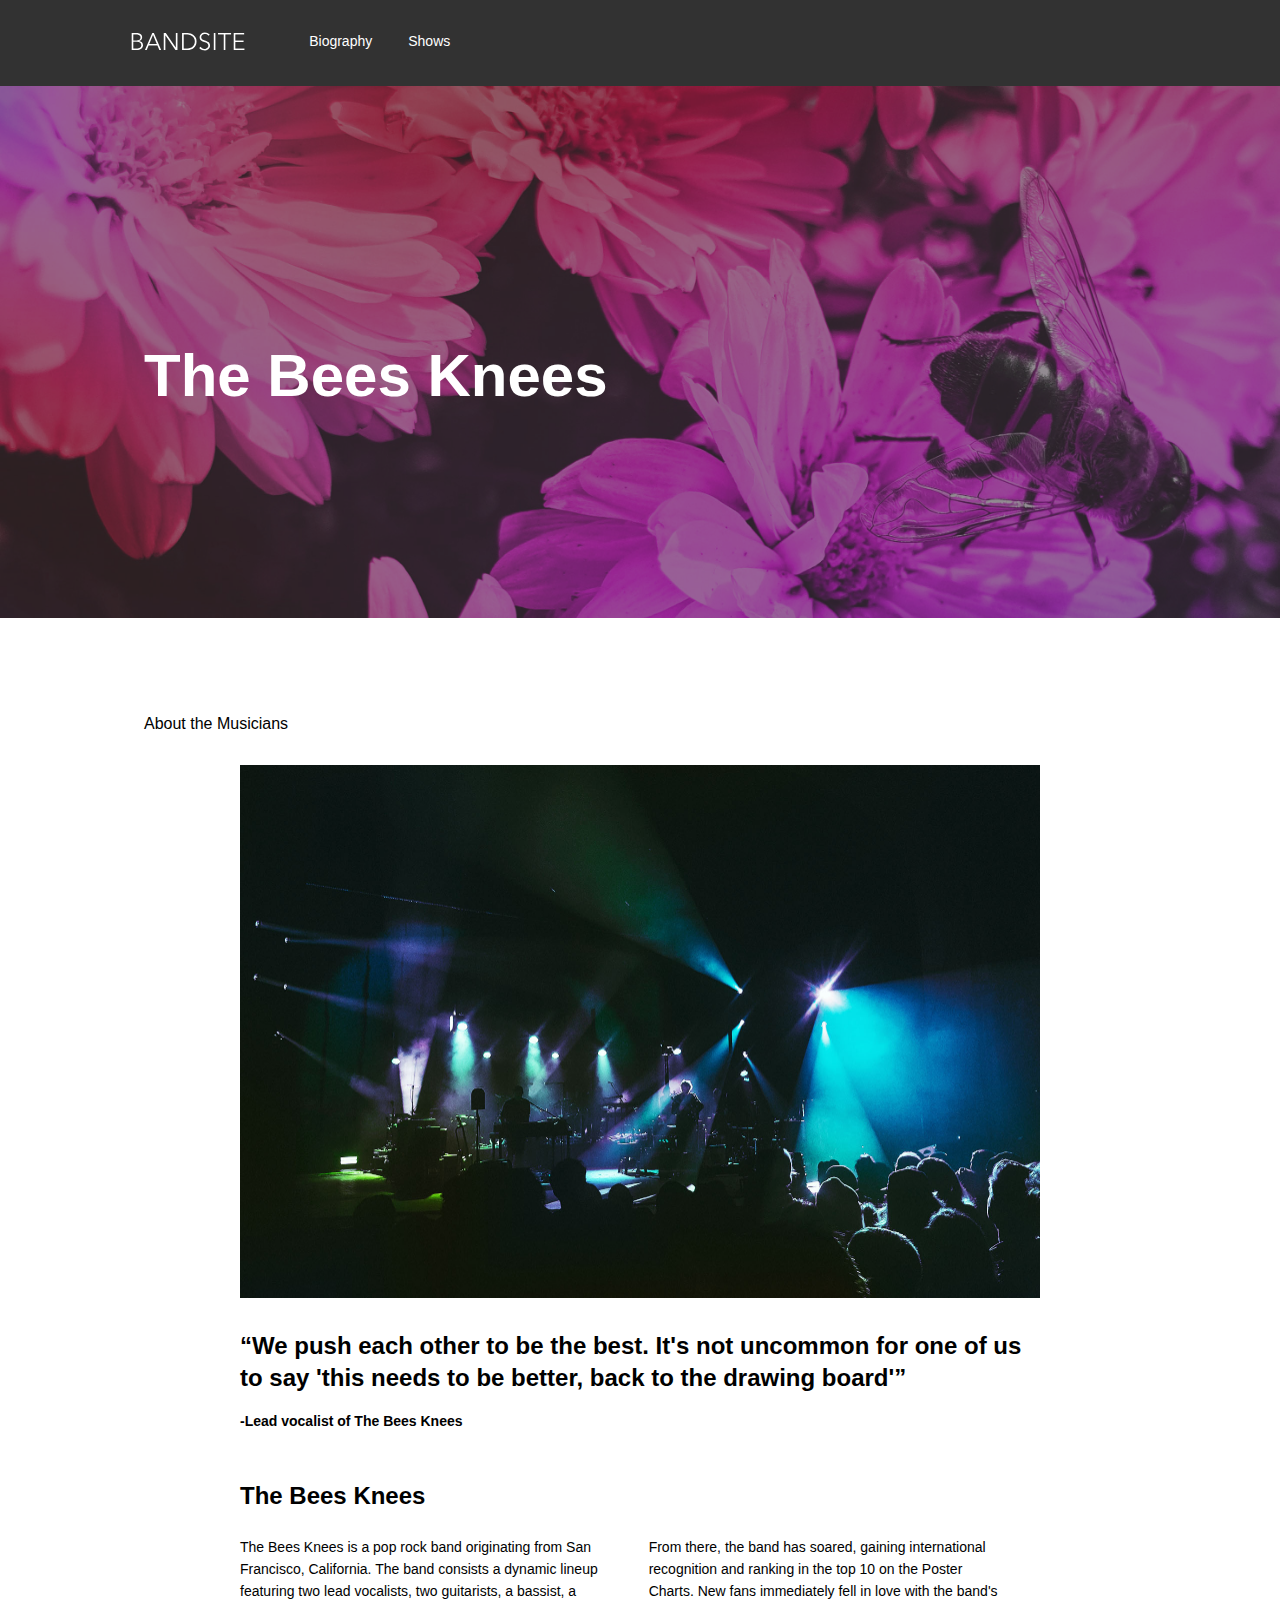
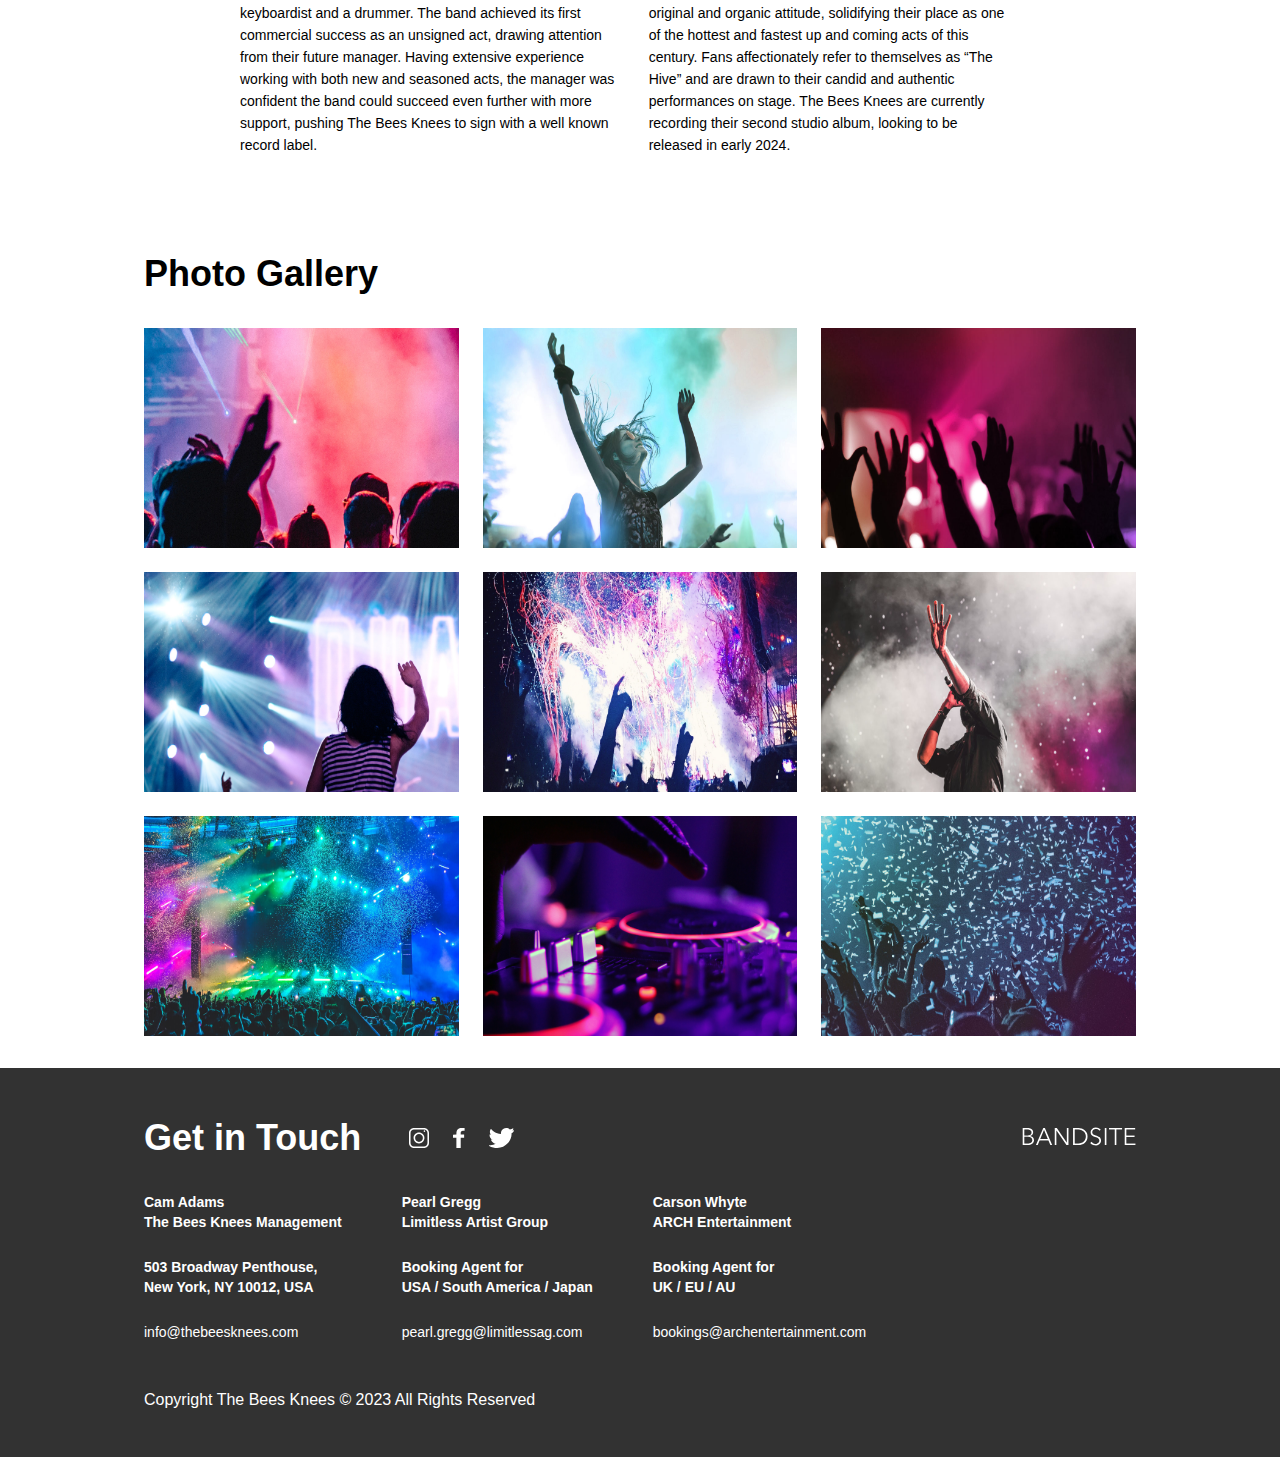
<file: styles/index.html>
<!DOCTYPE html>
<html lang="en">
  <head>
    <meta charset="UTF-8" />
    <meta name="viewport" content="width=device-width, initial-scale=1.0" />
    <title>Bandsite</title>
    <link rel="stylesheet" href="bio.css" />
  </head>
  <body>
    <header class="nav">
      <a href="#" class="nav__logo"
        ><img src="/assets/logos/Logo-bandsite.svg" alt="logo" />
      </a>
      <nav class="nav__menu">
        <ul class="nav__menu-list">
          <li class="nav__menu-item">
            <a class="nav__menu-text" href="">Biography</a>
          </li>
          <li class="nav__menu-item">
            <a class="nav__menu-text" href="">Shows</a>
          </li>
        </ul>
      </nav>
    </header>
    <section class="hero section">
      <div class="hero__bg"></div>
      <h1 class="hero__text">The Bees Knees</h1>
    </section>

    <section class="about section">
      <div class="about__title">About the Musicians</div>
      <div class="about__content">
        <img class="about__bg" src="../assets/images/band.jpg" alt="band.jpg" />
        <div class="about__quote">
          <h4 class="about__quote-text">
            “We push each other to be the best. It's not uncommon for one of us
            to say 'this needs to be better, back to the drawing board'”
          </h4>
          <p class="about__quote-author">-Lead vocalist of The Bees Knees</p>
        </div>
        <div class="about__bandName"><h4>The Bees Knees</h4></div>
        <div class="about__paragraphContainer">
          <div class="about__paragraph">
            <p>
              The Bees Knees is a pop rock band originating from San Francisco,
              California. The band consists a dynamic lineup featuring two lead
              vocalists, two guitarists, a bassist, a keyboardist and a drummer.
              The band achieved its first commercial success as an unsigned act,
              drawing attention from their future manager. Having extensive
              experience working with both new and seasoned acts, the manager
              was confident the band could succeed even further with more
              support, pushing The Bees Knees to sign with a well known record
              label.
            </p>
          </div>
          <div class="about__paragraph">
            <p>
              From there, the band has soared, gaining international recognition
              and ranking in the top 10 on the Poster Charts. New fans
              immediately fell in love with the band's original and organic
              attitude, solidifying their place as one of the hottest and
              fastest up and coming acts of this century. Fans affectionately
              refer to themselves as “The Hive” and are drawn to their candid
              and authentic performances on stage. The Bees Knees are currently
              recording their second studio album, looking to be released in
              early 2024.
            </p>
          </div>
        </div>
      </div>
    </section>
    <section class="gallery section">
      <h2 class="gallery__title">Photo Gallery</h2>
      <div class="gallery__grid">
        <div class="gallery__grid-item">
          <img
            src="../assets/images/Photo-gallery-1.jpg"
            alt="Photo-gallery-1"
          />
        </div>
        <div class="gallery__grid-item">
          <img
            src="../assets/images/Photo-gallery-2.jpg"
            alt="Photo-gallery-2"
          />
        </div>
        <div class="gallery__grid-item">
          <img
            src="../assets/images/Photo-gallery-3.jpg"
            alt="Photo-gallery-3"
          />
        </div>
        <div class="gallery__grid-item">
          <img
            src="../assets/images/Photo-gallery-4.jpg"
            alt="Photo-gallery-4"
          />
        </div>
        <div class="gallery__grid-item">
          <img
            src="../assets/images/Photo-gallery-5.jpg"
            alt="Photo-gallery-5"
          />
        </div>
        <div class="gallery__grid-item">
          <img
            src="../assets/images/Photo-gallery-6.jpg"
            alt="Photo-gallery-6"
          />
        </div>
        <div class="gallery__grid-item">
          <img
            src="../assets/images/Photo-gallery-7.jpg"
            alt="Photo-gallery-7"
          />
        </div>
        <div class="gallery__grid-item">
          <img
            src="../assets/images/Photo-gallery-8.jpg"
            alt="Photo-gallery-8"
          />
        </div>
        <div class="gallery__grid-item">
          <img
            src="../assets/images/Photo-gallery-9.jpg"
            alt="Photo-gallery-9"
          />
        </div>
      </div>
    </section>
    <footer class="footer section">
      <div class="footer__topPart">
        <div class="footer__titleAndSocial">
          <h2 class="footer__title">Get in Touch</h2>
          <div class="footer__social">
            <img
              class="footer__social-item"
              src="../assets/icons/Icon-instagram.svg"
              alt="instagram"
            />
            <img
              class="footer__social-item"
              src="../assets/icons/Icon-facebook.svg"
              alt="facebook"
            />
            <img
              class="footer__social-item"
              src="../assets/icons/Icon-twitter.svg"
              alt="twitter"
            />
          </div>
        </div>
        <a href="#" class="footer__logo"
          ><img src="/assets/logos/Logo-bandsite.svg" alt="logo" />
        </a>
      </div>
      <div class="footer__infoContainer">
        <div class="footer__info">
          <div class="footer__info-header">
            <p>Cam Adams</p>
            <p>The Bees Knees Management</p>
          </div>
          <div class="footer__info-address">
            <p>503 Broadway Penthouse,</p>
            <p>New York, NY 10012, USA</p>
          </div>
          <div class="footer__info-email">
            <p>info@thebeesknees.com</p>
          </div>
        </div>
        <div class="footer__info">
          <div class="footer__info-header">
            <p>Pearl Gregg</p>
            <p>Limitless Artist Group</p>
          </div>
          <div class="footer__info-address">
            <p>Booking Agent for</p>
            <p>USA / South America / Japan</p>
          </div>
          <div class="footer__info-email">
            <p>pearl.gregg@limitlessag.com</p>
          </div>
        </div>
        <div class="footer__info">
          <div class="footer__info-header">
            <p>Carson Whyte</p>
            <p>ARCH Entertainment</p>
          </div>
          <div class="footer__info-address">
            <p>Booking Agent for</p>
            <p>UK / EU / AU</p>
          </div>
          <div class="footer__info-email">
            <p>bookings@archentertainment.com</p>
          </div>
        </div>
      </div>
      <div class="footer__copyRightText">
        <p>Copyright The Bees Knees © 2023 All Rights Reserved</p>
      </div>
    </footer>
  </body>
</html>
</file>
<file: styles/bio.css>
*,
*::before,
*::after {
  box-sizing: border-box;
}

html,
body,
div,
span,
applet,
object,
iframe,
h1,
h2,
h3,
h4,
h5,
h6,
p,
blockquote,
pre,
a,
abbr,
acronym,
address,
big,
cite,
code,
del,
dfn,
em,
img,
ins,
kbd,
q,
s,
samp,
small,
strike,
strong,
sub,
sup,
tt,
var,
b,
u,
i,
center,
dl,
dt,
dd,
ol,
ul,
li,
fieldset,
form,
label,
legend,
table,
caption,
tbody,
tfoot,
thead,
tr,
th,
td,
article,
aside,
canvas,
details,
embed,
figure,
figcaption,
footer,
header,
hgroup,
menu,
nav,
output,
ruby,
section,
summary,
time,
mark,
audio,
video {
  margin: 0;
  padding: 0;
  border: 0;
  vertical-align: baseline;
}

body {
  line-height: 1.2;
  display: flex;
  flex-direction: column;
  min-height: 100vh;
}

ul,
ol {
  list-style: none;
  list-style-type: none;
}

button,
input,
select,
textarea {
  margin: 0;
  font-family: inherit;
  font-size: inherit;
  line-height: inherit;
}

a {
  text-decoration: none;
  color: inherit;
  cursor: pointer;
}

button {
  background-color: transparent;
  border: none;
  cursor: pointer;
  padding: 0;
}

@font-face {
  font-family: "Avenir Next LT Pro";
  src: url("/assets/fonts/AvenirNextLTPro-Regular.otf") format("otf");
  font-weight: normal;
  font-style: normal;
}
@font-face {
  font-family: "Avenir Next LT Pro";
  src: url("/assets/fonts/AvenirNextLTPro-Demi.otf") format("otf");
  font-weight: 600;
  font-style: oblique;
}
@font-face {
  font-family: "Avenir Next LT Pro";
  src: url("/assets/fonts/AvenirNextLTPro-Bold.otf") format("otf");
  font-weight: 700;
  font-style: normal;
}
body {
  font-family: "Avenir Next LT Pro", sans-serif;
}

.section {
  padding-left: 9rem;
  padding-right: 9rem;
  padding-top: 3rem;
}
@media (min-width: 768px) and (max-width: 1279px) {
  .section {
    padding-left: 2rem;
    padding-right: 2rem;
  }
}
@media (max-width: 767px) {
  .section {
    padding-left: 1rem;
    padding-right: 1rem;
  }
}

@font-face {
  font-family: "Avenir Next LT Pro";
  src: url("/assets/fonts/AvenirNextLTPro-Regular.otf") format("otf");
  font-weight: normal;
  font-style: normal;
}
@font-face {
  font-family: "Avenir Next LT Pro";
  src: url("/assets/fonts/AvenirNextLTPro-Demi.otf") format("otf");
  font-weight: 600;
  font-style: oblique;
}
@font-face {
  font-family: "Avenir Next LT Pro";
  src: url("/assets/fonts/AvenirNextLTPro-Bold.otf") format("otf");
  font-weight: 700;
  font-style: normal;
}
body {
  font-family: "Avenir Next LT Pro", sans-serif;
}

.blackButton {
  white-space: nowrap;
  background-color: #323232;
  height: 40px;
  padding: 0px 32px;
  font-size: 15px;
  line-height: 25px;
  font-weight: 700;
  color: white;
  border: 0px;
  border-radius: 4px;
  height: 100%;
}
@media (max-width: 767px) {
  .blackButton {
    font-size: 13px;
    line-height: 25px;
    font-weight: 700;
  }
}
@media (max-width: 767px) {
  .blackButton {
    padding: 0px;
    width: 100%;
  }
}
.blackButton:hover {
  background-color: #000000;
}

@font-face {
  font-family: "Avenir Next LT Pro";
  src: url("/assets/fonts/AvenirNextLTPro-Regular.otf") format("otf");
  font-weight: normal;
  font-style: normal;
}
@font-face {
  font-family: "Avenir Next LT Pro";
  src: url("/assets/fonts/AvenirNextLTPro-Demi.otf") format("otf");
  font-weight: 600;
  font-style: oblique;
}
@font-face {
  font-family: "Avenir Next LT Pro";
  src: url("/assets/fonts/AvenirNextLTPro-Bold.otf") format("otf");
  font-weight: 700;
  font-style: normal;
}
body {
  font-family: "Avenir Next LT Pro", sans-serif;
}

.nav {
  display: flex;
  flex-direction: row;
  align-items: center;
  justify-content: flex-start;
  width: 100%;
  height: 5.4rem;
  padding-left: 8.2rem;
  padding-right: 8.2rem;
  background-color: #323232;
}
@media (min-width: 768px) and (max-width: 1279px) {
  .nav {
    padding-left: 2rem;
    padding-right: 2rem;
    height: 4.4rem;
  }
}
@media (max-width: 767px) {
  .nav {
    padding-left: 0;
    padding-right: 0;
    height: 4.8rem;
    flex-direction: column;
  }
}
.nav__logo {
  padding-right: 64px;
}
@media (max-width: 767px) {
  .nav__logo {
    padding: 10px 0 10px 0;
  }
}
.nav__menu {
  display: flex;
  justify-content: start;
  align-items: center;
  height: 100%;
}
@media (max-width: 767px) {
  .nav__menu {
    width: 100%;
    justify-content: center;
  }
}
.nav__menu-list {
  display: flex;
  flex-direction: row;
  justify-content: start;
  height: 100%;
}
@media (max-width: 767px) {
  .nav__menu-list {
    width: 100%;
    display: 1;
    justify-content: space-between;
  }
}
.nav__menu-item {
  display: flex;
  align-items: center;
  height: 100%;
  margin-right: 36px;
  color: white;
  border-bottom: 4px solid rgba(255, 255, 255, 0);
  font-size: 14px;
  line-height: 22px;
  font-weight: 400;
  transition: border-bottom 0.2s ease;
}
.nav__menu-item:active {
  border-bottom: 4px solid white;
  font-weight: 700;
}
.nav__menu-item:hover {
  border-bottom: 4px solid white;
}
@media (max-width: 767px) {
  .nav__menu-item {
    width: 100%;
    justify-content: center;
    margin-right: 0;
    font-size: 14px;
    line-height: 22px;
  }
}
.nav__menu-item a {
  position: relative;
}

.comment {
  width: 100%;
}

.divider {
  width: 100%;
  border-top: 1px solid #e1e1e1;
}

@font-face {
  font-family: "Avenir Next LT Pro";
  src: url("/assets/fonts/AvenirNextLTPro-Regular.otf") format("otf");
  font-weight: normal;
  font-style: normal;
}
@font-face {
  font-family: "Avenir Next LT Pro";
  src: url("/assets/fonts/AvenirNextLTPro-Demi.otf") format("otf");
  font-weight: 600;
  font-style: oblique;
}
@font-face {
  font-family: "Avenir Next LT Pro";
  src: url("/assets/fonts/AvenirNextLTPro-Bold.otf") format("otf");
  font-weight: 700;
  font-style: normal;
}
body {
  font-family: "Avenir Next LT Pro", sans-serif;
}

.sectionTitle {
  font-size: 36px;
  line-height: 44px;
  font-weight: 700;
}
@media (max-width: 767px) {
  .sectionTitle {
    font-size: 24px;
    line-height: 32px;
    font-weight: 700;
  }
}

@font-face {
  font-family: "Avenir Next LT Pro";
  src: url("/assets/fonts/AvenirNextLTPro-Regular.otf") format("otf");
  font-weight: normal;
  font-style: normal;
}
@font-face {
  font-family: "Avenir Next LT Pro";
  src: url("/assets/fonts/AvenirNextLTPro-Demi.otf") format("otf");
  font-weight: 600;
  font-style: oblique;
}
@font-face {
  font-family: "Avenir Next LT Pro";
  src: url("/assets/fonts/AvenirNextLTPro-Bold.otf") format("otf");
  font-weight: 700;
  font-style: normal;
}
body {
  font-family: "Avenir Next LT Pro", sans-serif;
}

.footer {
  position: relative;
  background-color: #323232;
  color: white;
  padding-top: 48px;
  padding-bottom: 48px;
}
@media (max-width: 767px) {
  .footer {
    padding-top: 16px;
    padding-bottom: 16px;
  }
}
.footer__topPart {
  display: flex;
  flex-direction: row;
  align-items: center;
  justify-content: space-between;
}
.footer__titleAndSocial {
  display: flex;
  flex-direction: row;
}
@media (max-width: 767px) {
  .footer__titleAndSocial {
    flex-direction: column;
  }
}
.footer__social {
  display: flex;
  flex-direction: row;
  align-items: center;
  margin-left: 48px;
}
@media (min-width: 768px) and (max-width: 1279px) {
  .footer__social {
    margin-left: 30px;
  }
}
@media (max-width: 767px) {
  .footer__social {
    margin-left: 0;
    margin-top: 8px;
  }
}
.footer__social img {
  padding-right: 24px;
}
.footer__title {
  font-size: 36px;
  line-height: 44px;
  font-weight: 700;
}
@media (max-width: 767px) {
  .footer__title {
    font-size: 24px;
    line-height: 32px;
    font-weight: 700;
  }
}
.footer__info {
  font-size: 14px;
  line-height: 20px;
  font-weight: 400;
  display: flex;
  flex-direction: column;
  justify-content: baseline;
  height: 150px;
  justify-content: space-between;
}
@media (max-width: 767px) {
  .footer__info {
    font-size: 13px;
    line-height: 18px;
    font-weight: 400;
  }
}
@media (max-width: 767px) {
  .footer__info {
    height: 150px;
    padding-bottom: 24px;
  }
}
.footer__info-header {
  font-weight: 600;
}
.footer__info-address {
  font-weight: 600;
}
.footer__infoContainer {
  display: flex;
  flex-direction: row;
  padding: 32px 0;
}
@media (max-width: 767px) {
  .footer__infoContainer {
    flex-direction: column;
  }
}
.footer__info {
  padding-right: 60px;
}
@media (min-width: 768px) and (max-width: 1279px) {
  .footer__info {
    padding-right: 42px;
  }
}
.footer__copyRightText {
  padding-top: 16px;
}
@media (max-width: 767px) {
  .footer__copyRightText {
    padding-top: 48px;
  }
}
@media (max-width: 767px) {
  .footer__logo {
    position: absolute;
    bottom: 48px;
  }
}

@font-face {
  font-family: "Avenir Next LT Pro";
  src: url("/assets/fonts/AvenirNextLTPro-Regular.otf") format("otf");
  font-weight: normal;
  font-style: normal;
}
@font-face {
  font-family: "Avenir Next LT Pro";
  src: url("/assets/fonts/AvenirNextLTPro-Demi.otf") format("otf");
  font-weight: 600;
  font-style: oblique;
}
@font-face {
  font-family: "Avenir Next LT Pro";
  src: url("/assets/fonts/AvenirNextLTPro-Bold.otf") format("otf");
  font-weight: 700;
  font-style: normal;
}
body {
  font-family: "Avenir Next LT Pro", sans-serif;
}

.hero {
  position: relative;
  height: 41.5vw;
  background-color: rgba(50, 50, 50, 0.5);
  display: flex;
  flex-direction: column;
  align-items: flex-start;
  justify-content: center;
  margin-bottom: 48px;
}
.hero__bg {
  position: absolute;
  top: 0;
  right: 0;
  width: 100%;
  height: 100%;
  background-image: url("..//..//assets//images//hero-bio.jpg");
  background-size: cover;
  background-repeat: no-repeat;
  z-index: -2;
}
.hero__text {
  color: white;
  font-size: 60px;
  line-height: 68px;
  font-weight: 700;
}
@media (max-width: 767px) {
  .hero__text {
    font-size: 24px;
    line-height: 32px;
    font-weight: 700;
  }
}
.hero__subText {
  color: white;
  font-size: 24px;
  line-height: 32px;
  font-weight: 600;
}
@media (max-width: 767px) {
  .hero__subText {
    font-size: 14px;
    line-height: 22px;
    font-weight: 600;
  }
}

@font-face {
  font-family: "Avenir Next LT Pro";
  src: url("/assets/fonts/AvenirNextLTPro-Regular.otf") format("otf");
  font-weight: normal;
  font-style: normal;
}
@font-face {
  font-family: "Avenir Next LT Pro";
  src: url("/assets/fonts/AvenirNextLTPro-Demi.otf") format("otf");
  font-weight: 600;
  font-style: oblique;
}
@font-face {
  font-family: "Avenir Next LT Pro";
  src: url("/assets/fonts/AvenirNextLTPro-Bold.otf") format("otf");
  font-weight: 700;
  font-style: normal;
}
body {
  font-family: "Avenir Next LT Pro", sans-serif;
}

.about {
  margin-bottom: 48px;
}
.about__bg {
  max-width: 100%;
  height: auto;
  margin: 2rem 0;
}
@media (max-width: 767px) {
  .about__bg {
    margin: 0.5rem 0;
  }
}
.about__content {
  display: flex;
  flex-direction: column;
  align-items: center;
  margin: 0 6rem;
}
@media (min-width: 768px) and (max-width: 1279px) {
  .about__content {
    margin: 0 3.75rem;
  }
}
@media (max-width: 767px) {
  .about__content {
    margin: 0;
  }
}
.about__quote-text {
  font-size: 24px;
  line-height: 32px;
  font-weight: 600;
  margin-bottom: 16px;
}
@media (max-width: 767px) {
  .about__quote-text {
    font-size: 14px;
    line-height: 22px;
    font-weight: 600;
  }
}
.about__quote-author {
  font-size: 14px;
  line-height: 22px;
  font-weight: 600;
}
@media (max-width: 767px) {
  .about__quote-author {
    font-size: 13px;
    line-height: 18px;
    font-weight: 600;
  }
}
.about__bandName {
  width: 100%;
  margin-top: 48px;
  margin-bottom: 24px;
  font-size: 24px;
  line-height: 32px;
  font-weight: 600;
}
@media (max-width: 767px) {
  .about__bandName {
    font-size: 14px;
    line-height: 22px;
    font-weight: 600;
  }
}
.about__paragraphContainer {
  display: flex;
  flex-direction: row;
}
@media (max-width: 767px) {
  .about__paragraphContainer {
    flex-direction: column;
  }
}
.about__paragraph {
  padding-right: 32px;
  font-size: 14px;
  line-height: 22px;
  font-weight: 400;
}
@media (max-width: 767px) {
  .about__paragraph {
    font-size: 13px;
    line-height: 18px;
    font-weight: 400;
  }
}
@media (max-width: 767px) {
  .about__paragraph {
    padding-right: 0;
    padding-bottom: 32px;
  }
}

@font-face {
  font-family: "Avenir Next LT Pro";
  src: url("/assets/fonts/AvenirNextLTPro-Regular.otf") format("otf");
  font-weight: normal;
  font-style: normal;
}
@font-face {
  font-family: "Avenir Next LT Pro";
  src: url("/assets/fonts/AvenirNextLTPro-Demi.otf") format("otf");
  font-weight: 600;
  font-style: oblique;
}
@font-face {
  font-family: "Avenir Next LT Pro";
  src: url("/assets/fonts/AvenirNextLTPro-Bold.otf") format("otf");
  font-weight: 700;
  font-style: normal;
}
body {
  font-family: "Avenir Next LT Pro", sans-serif;
}

.gallery__title {
  font-size: 36px;
  line-height: 44px;
  font-weight: 700;
}
@media (max-width: 767px) {
  .gallery__title {
    font-size: 24px;
    line-height: 32px;
    font-weight: 700;
  }
}
.gallery__grid {
  margin: 2rem 0;
  display: grid;
  grid-template-columns: repeat(3, 1fr);
  grid-gap: 24px;
}
@media (max-width: 767px) {
  .gallery__grid {
    grid-template-columns: 1fr;
  }
}
.gallery__grid-item {
  width: 100%;
  height: 220px;
  background-color: #ccc;
}
@media (min-width: 768px) and (max-width: 1279px) {
  .gallery__grid-item {
    height: 180px;
  }
}
.gallery__grid-item img {
  width: 100%;
  height: 100%;
}

@font-face {
  font-family: "Avenir Next LT Pro";
  src: url("/assets/fonts/AvenirNextLTPro-Regular.otf") format("otf");
  font-weight: normal;
  font-style: normal;
}
@font-face {
  font-family: "Avenir Next LT Pro";
  src: url("/assets/fonts/AvenirNextLTPro-Demi.otf") format("otf");
  font-weight: 600;
  font-style: oblique;
}
@font-face {
  font-family: "Avenir Next LT Pro";
  src: url("/assets/fonts/AvenirNextLTPro-Bold.otf") format("otf");
  font-weight: 700;
  font-style: normal;
}
body {
  font-family: "Avenir Next LT Pro", sans-serif;
}

@font-face {
  font-family: "Avenir Next LT Pro";
  src: url("/assets/fonts/AvenirNextLTPro-Regular.otf") format("otf");
  font-weight: normal;
  font-style: normal;
}
@font-face {
  font-family: "Avenir Next LT Pro";
  src: url("/assets/fonts/AvenirNextLTPro-Demi.otf") format("otf");
  font-weight: 600;
  font-style: oblique;
}
@font-face {
  font-family: "Avenir Next LT Pro";
  src: url("/assets/fonts/AvenirNextLTPro-Bold.otf") format("otf");
  font-weight: 700;
  font-style: normal;
}
body {
  font-family: "Avenir Next LT Pro", sans-serif;
}

.blackButton {
  white-space: nowrap;
  background-color: #323232;
  height: 40px;
  padding: 0px 32px;
  font-size: 15px;
  line-height: 25px;
  font-weight: 700;
  color: white;
  border: 0px;
  border-radius: 4px;
  height: 100%;
}
@media (max-width: 767px) {
  .blackButton {
    font-size: 13px;
    line-height: 25px;
    font-weight: 700;
  }
}
@media (max-width: 767px) {
  .blackButton {
    padding: 0px;
    width: 100%;
  }
}
.blackButton:hover {
  background-color: #000000;
}

.comments__title {
  font-size: 36px;
  line-height: 44px;
  font-weight: 700;
  margin-bottom: 16px;
}
@media (max-width: 767px) {
  .comments__title {
    font-size: 24px;
    line-height: 32px;
    font-weight: 700;
  }
}

.commentsForm {
  display: flex;
  flex-direction: row;
  justify-content: center;
  align-items: flex-start;
}
.commentsForm-avatar {
  margin-top: 40px;
  margin-right: 32px;
  width: 48px;
  height: 48px;
}
@media (max-width: 767px) {
  .commentsForm-avatar {
    width: 36px;
    height: 36px;
  }
}
.commentsForm-avatar img {
  width: 100%;
  height: 100%;
  -o-object-fit: cover;
     object-fit: cover;
  -o-object-position: center;
     object-position: center;
  border-radius: 50%;
}
.commentsForm-avatarAndName {
  display: flex;
  flex-direction: row;
}

#commentsForm {
  display: flex;
  width: 40%;
  flex-direction: column;
  justify-content: center;
  align-items: flex-start;
}
@media (max-width: 767px) {
  #commentsForm {
    width: 80%;
  }
}

.form-label {
  text-transform: uppercase;
  font-size: 14px;
  line-height: 22px;
  font-weight: 400;
  color: #afafaf;
  padding-bottom: 4px;
}
@media (max-width: 767px) {
  .form-label {
    font-size: 13px;
    line-height: 18px;
    font-weight: 400;
  }
}

.form-input {
  width: 100%;
  border-radius: 4px;
  padding: 8px 16px;
  min-height: 48px;
  resize: none;
  font-size: 14px;
  line-height: 22px;
  font-weight: 400;
}
@media (max-width: 767px) {
  .form-input {
    min-height: 36px;
  }
}
@media (max-width: 767px) {
  .form-input {
    font-size: 13px;
    line-height: 18px;
    font-weight: 400;
  }
}

.labelAndInputContainer {
  width: 100%;
  display: flex;
  margin-top: 16px;
  flex-direction: column;
  align-items: flex-start;
}

.formSubmitButtonContainer {
  display: flex;
  width: 100%;
  height: 40px;
  margin: 32px 0px;
  align-items: center;
  justify-content: flex-end;
}

.comments__list {
  display: flex;
  align-items: center;
  flex-direction: column;
  justify-content: center;
  width: 100%;
}

.comment {
  display: flex;
  flex-direction: row;
  justify-items: flex-start;
  align-items: start;
  margin-bottom: 16px;
  margin-top: 32px;
}
.comment__author {
  font-weight: 600;
}
.comment__date {
  color: #afafaf;
}
.comment__details {
  width: 100%;
}
.comment__authorAndDateContainer {
  display: flex;
  flex-direction: row;
  align-items: center;
  justify-content: space-between;
  width: 100%;
}
.comment__container {
  width: 50%;
  display: flex;
  flex-direction: column;
  justify-content: center;
  align-items: center;
}
@media (max-width: 767px) {
  .comment__container {
    width: 100%;
  }
}
.comment__avatar {
  background-color: #e1e1e1;
  margin-right: 16px;
  min-width: 48px;
  min-height: 48px;
  border-radius: 50%;
}
@media (max-width: 767px) {
  .comment__avatar {
    min-width: 36px;
    min-height: 36px;
  }
}
.comment__content {
  margin-top: 16px;
  font-size: 14px;
  line-height: 22px;
  font-weight: 400;
  height: auto;
  min-height: 60px;
  resize: none;
  overflow: auto;
  word-wrap: break-word;
}
@media (max-width: 767px) {
  .comment__content {
    font-size: 13px;
    line-height: 18px;
    font-weight: 400;
  }
}

@font-face {
  font-family: "Avenir Next LT Pro";
  src: url("/assets/fonts/AvenirNextLTPro-Regular.otf") format("otf");
  font-weight: normal;
  font-style: normal;
}
@font-face {
  font-family: "Avenir Next LT Pro";
  src: url("/assets/fonts/AvenirNextLTPro-Demi.otf") format("otf");
  font-weight: 600;
  font-style: oblique;
}
@font-face {
  font-family: "Avenir Next LT Pro";
  src: url("/assets/fonts/AvenirNextLTPro-Bold.otf") format("otf");
  font-weight: 700;
  font-style: normal;
}
body {
  font-family: "Avenir Next LT Pro", sans-serif;
}
</file>
